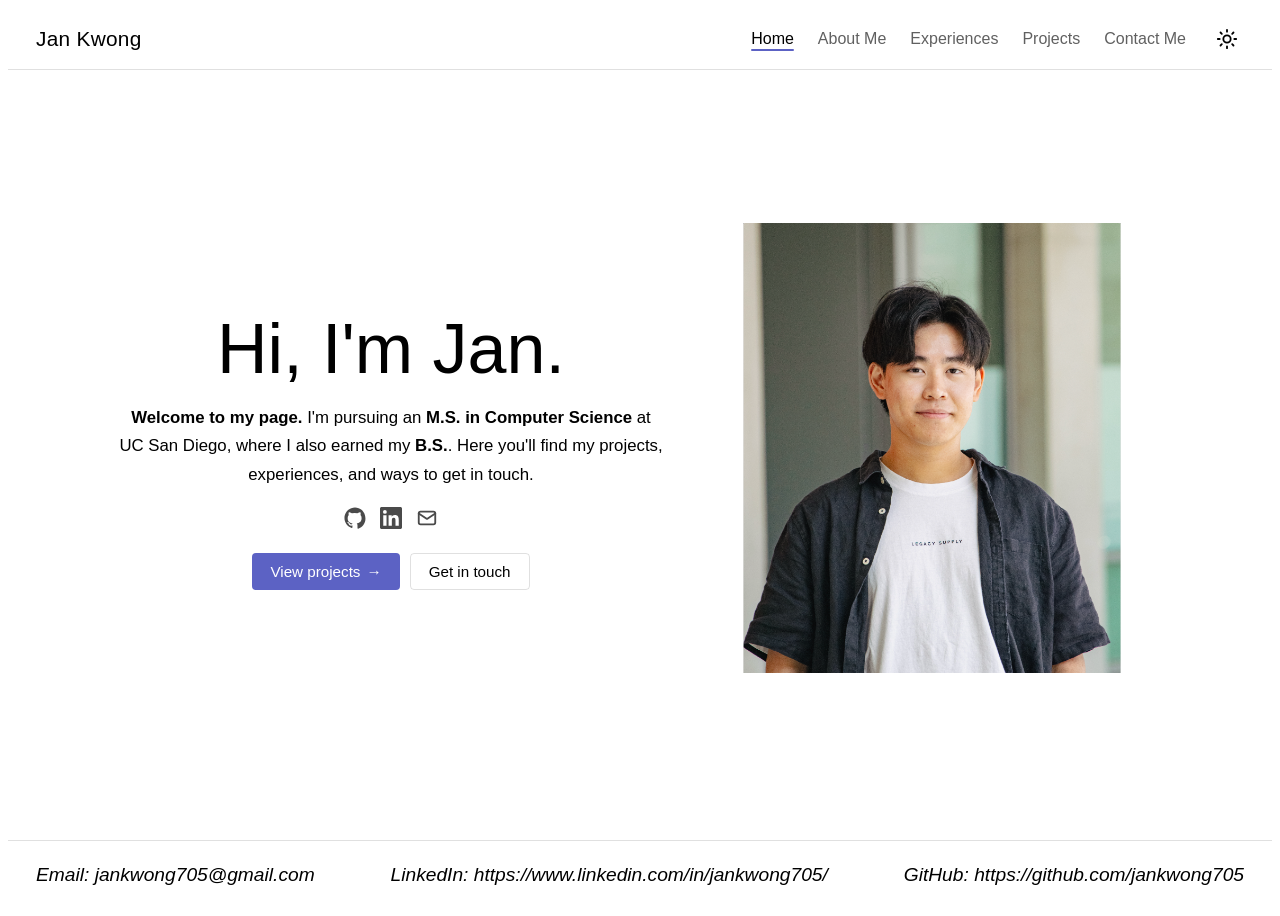
<file: index.html>
<!DOCTYPE html>
<html lang="en">
<head>
    <meta charset="UTF-8">
    <meta name="viewport" content="width=device-width, initial-scale=1.0">
    <title>Jan Kwong</title>
    <link rel="icon" href="icon/icon.svg" type="image/svg+xml">
    <link rel="stylesheet" href="style/styles.css">
</head>
<body>
    <noscript>
        <nav>
            <ul>
                <li><a href="index.html">Home</a></li>
                <li><a href="about.html">About Me</a></li>
                <li><a href="exp.html">Experiences</a></li>
                <li><a href="project.html">Projects</a></li>
                <li><a href="contact.html">Contact Me</a></li>
            </ul>
        </nav>
        <strong><em>JavaScript is disabled in your browser. Please enable it for the full functionality.</em></strong>
    </noscript>
    <site-header></site-header>
    <main>
        <section id="home">
            <welcome-text>
                <h2 class="hero-title">Hi, I'm Jan.</h2>
                <p class="hero-intro"><strong>Welcome to my page.</strong>
                    I'm pursuing an <b>M.S. in Computer Science</b> at UC San Diego, where I also earned my <b>B.S.</b>.
                    Here you'll find my projects, experiences, and ways to get in touch.</p>

                <div class="hero-social">
                    <a href="https://github.com/jankwong705" aria-label="GitHub" target="_blank" rel="noopener">
                        <svg viewBox="0 0 24 24" fill="currentColor" aria-hidden="true"><path d="M12 .5C5.7.5.5 5.7.5 12c0 5.1 3.3 9.4 7.9 10.9.6.1.8-.3.8-.6v-2c-3.2.7-3.9-1.5-3.9-1.5-.5-1.3-1.3-1.7-1.3-1.7-1.1-.7.1-.7.1-.7 1.2.1 1.8 1.2 1.8 1.2 1 .1.8 1.7 2.6 1.3.4-.6.6-1 .8-1.2-2.6-.3-5.3-1.3-5.3-5.8 0-1.3.5-2.3 1.2-3.1-.1-.3-.5-1.5.1-3.1 0 0 1-.3 3.3 1.2a11.5 11.5 0 0 1 6 0c2.3-1.5 3.3-1.2 3.3-1.2.6 1.6.2 2.8.1 3.1.8.8 1.2 1.8 1.2 3.1 0 4.5-2.7 5.5-5.3 5.8.4.4.8 1.1.8 2.2v3.3c0 .3.2.7.8.6 4.6-1.5 7.9-5.8 7.9-10.9C23.5 5.7 18.3.5 12 .5z"/></svg>
                    </a>
                    <a href="https://www.linkedin.com/in/jankwong705/" aria-label="LinkedIn" target="_blank" rel="noopener">
                        <svg viewBox="0 0 24 24" fill="currentColor" aria-hidden="true"><path d="M20.45 20.45h-3.56v-5.57c0-1.33-.02-3.04-1.85-3.04-1.85 0-2.13 1.45-2.13 2.94v5.67H9.35V9h3.42v1.56h.05c.48-.9 1.64-1.85 3.37-1.85 3.6 0 4.27 2.37 4.27 5.45v6.29zM5.34 7.43a2.06 2.06 0 1 1 0-4.13 2.06 2.06 0 0 1 0 4.13zM7.12 20.45H3.56V9h3.56v11.45zM22.22 0H1.77C.79 0 0 .77 0 1.72v20.56C0 23.23.79 24 1.77 24h20.45c.98 0 1.78-.77 1.78-1.72V1.72C24 .77 23.2 0 22.22 0z"/></svg>
                    </a>
                    <a href="mailto:jankwong705@gmail.com" aria-label="Email">
                        <svg viewBox="0 0 24 24" fill="none" stroke="currentColor" stroke-width="2" stroke-linecap="round" stroke-linejoin="round" aria-hidden="true"><rect x="3" y="5" width="18" height="14" rx="2"/><path d="M3 7l9 6 9-6"/></svg>
                    </a>
                </div>

                <div class="hero-cta">
                    <a href="project.html" class="btn btn-primary">View projects <span aria-hidden="true">→</span></a>
                    <a href="contact.html" class="btn btn-secondary">Get in touch</a>
                </div>
            </welcome-text>
            <figure>
                <img src="img/headshot.png" alt="Jan's Profile Picture" id="jan-pic">
            </figure>
        </section>
    </main>
    <site-footer></site-footer>
    <script src="script/layout.js" type="module"></script>
    <script src="script/theme.js" type="module"></script>
</body>
</html>
</file>
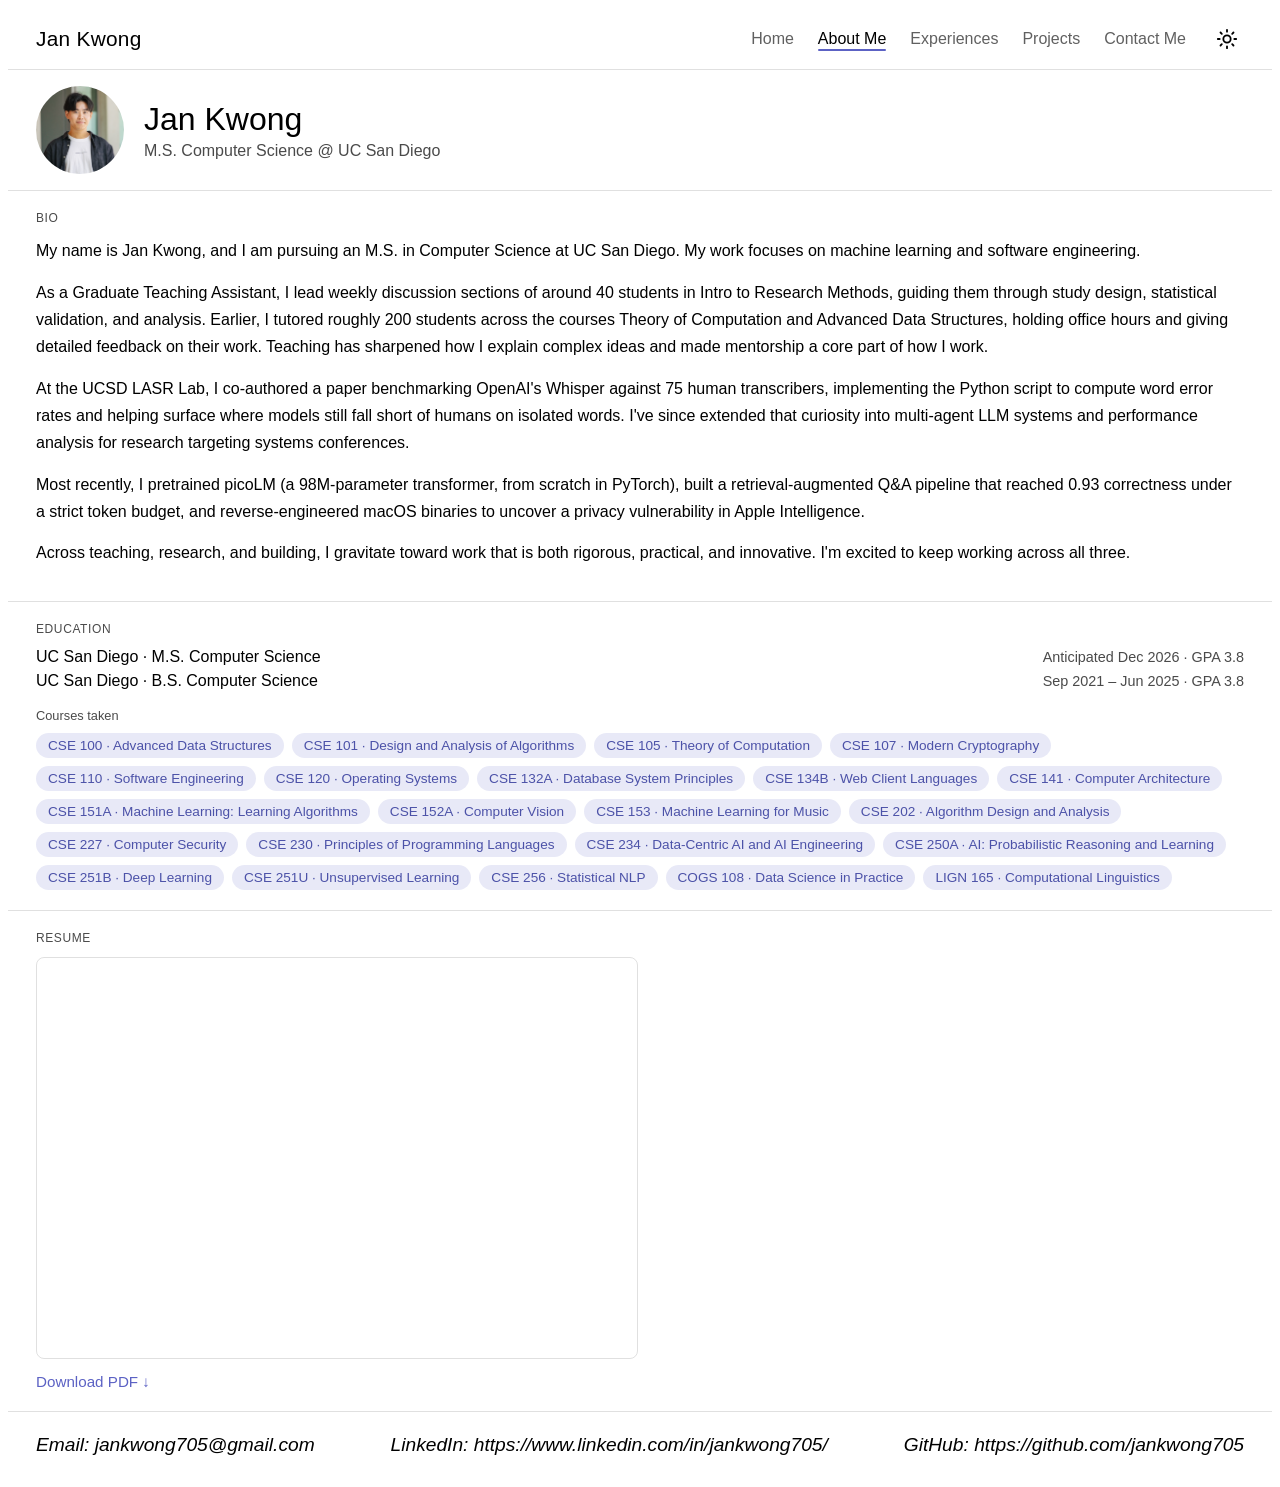
<file: about.html>
<!DOCTYPE html>
<html lang="en">
<head>
    <meta charset="UTF-8">
    <meta name="viewport" content="width=device-width, initial-scale=1.0">
    <title>About Jan</title>
    <link rel="icon" href="icon/icon.svg" type="image/svg+xml">
    <link rel="stylesheet" href="style/styles.css">
</head>
<body>
    <noscript>
        <nav>
            <ul>
                <li><a href="index.html">Home</a></li>
                <li><a href="about.html">About Me</a></li>
                <li><a href="exp.html">Experiences</a></li>
                <li><a href="project.html">Projects</a></li>
                <li><a href="contact.html">Contact Me</a></li>
            </ul>
        </nav>
        <strong><em>JavaScript is <del>enabled</del> <ins>disabled</ins> in your browser. Please enable it for the full functionality.</em></strong>
    </noscript>
    <site-header></site-header>
    <main class="about-page">
        <header class="about-hero">
            <img src="img/headshot.png" alt="Jan's Profile Picture" id="jan-pic">
            <hgroup>
                <h1>Jan Kwong</h1>
                <p class="hero-tagline">M.S. Computer Science @ UC San Diego</p>
            </hgroup>
        </header>

        <section id="bio" class="about-section">
            <div class="section-label">Bio</div>
            <bio>
                <p>My name is Jan Kwong, and I am pursuing an M.S. in Computer Science at UC San Diego.
                    My work focuses on machine learning and software engineering.</p>

                <p>As a Graduate Teaching Assistant, I lead weekly discussion sections of around 40 students in Intro to Research Methods,
                    guiding them through study design, statistical validation, and analysis.
                    Earlier, I tutored roughly 200 students across the courses Theory of Computation and Advanced Data Structures,
                    holding office hours and giving detailed feedback on their work.
                    Teaching has sharpened how I explain complex ideas and made mentorship a core part of how I work.</p>

                <p>At the UCSD LASR Lab, I co-authored a paper benchmarking OpenAI's Whisper against 75 human transcribers,
                    implementing the Python script to compute word error rates and helping surface where models still fall short of humans on isolated words.
                    I've since extended that curiosity into multi-agent LLM systems and performance analysis for research targeting systems conferences.</p>

                <p>Most recently, I pretrained picoLM (a 98M-parameter transformer, from scratch in PyTorch),
                    built a retrieval-augmented Q&amp;A pipeline that reached 0.93 correctness under a strict token budget,
                    and reverse-engineered macOS binaries to uncover a privacy vulnerability in Apple Intelligence.</p>

                <p>Across teaching, research, and building, I gravitate toward work that is both rigorous, practical, and innovative.
                    I'm excited to keep working across all three.
                </p>
            </bio>
        </section>

        <section id="education" class="about-section">
            <div class="section-label">Education</div>
            <div class="edu-list">
                <div class="edu-row">
                    <span class="degree">UC San Diego · M.S. Computer Science</span>
                    <span class="when">Anticipated Dec 2026 · GPA 3.8</span>
                </div>
                <div class="edu-row">
                    <span class="degree">UC San Diego · B.S. Computer Science</span>
                    <span class="when">Sep 2021 – Jun 2025 · GPA 3.8</span>
                </div>
            </div>
            <div class="section-sublabel">Courses taken</div>
            <!-- Script for loading courses -->
            <script src="script/loadCourses.js" type="module"></script>
            <div id="courses" class="course-chips">
                <!-- Course chips are added dynamically through JavaScript -->
            </div>
        </section>

        <section id="resume" class="about-section">
            <div class="section-label">Resume</div>
            <iframe src="resume/resume.pdf" width="600" height="400" title="Jan Kwong's resume"></iframe>
            <p class="resume-download"><a href="resume/resume.pdf" download>Download PDF ↓</a></p>
        </section>
    </main>
    <site-footer></site-footer>
    <script src="script/layout.js" type="module"></script>
    <script src="script/theme.js" type="module"></script>
</body>
</html>
</file>
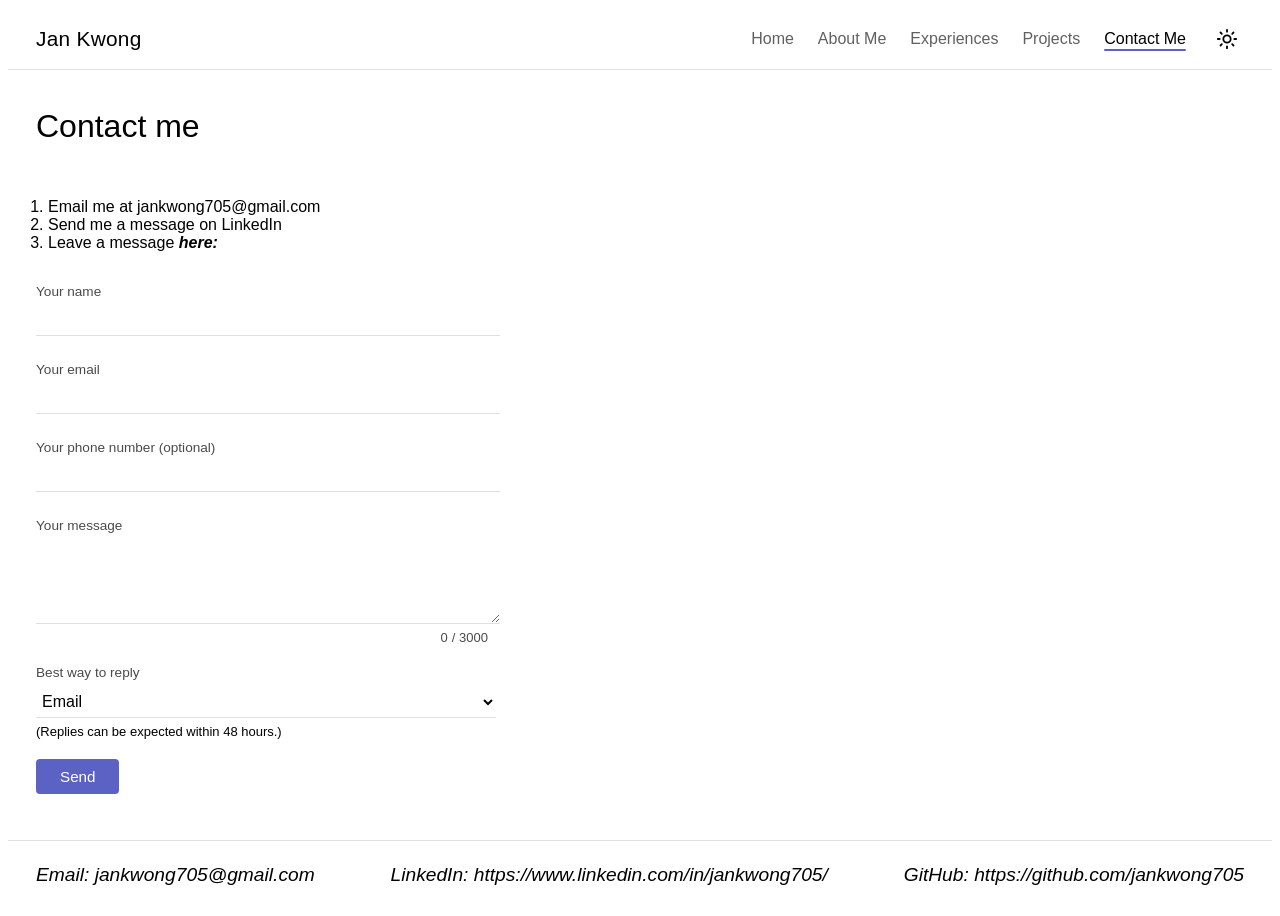
<file: contact.html>
<!DOCTYPE html>
<html lang="en">
<head>
    <meta charset="UTF-8">
    <meta name="viewport" content="width=device-width, initial-scale=1.0">
    <title>Contact Jan Kwong </title>
    <link rel="icon" href="icon/icon.svg" type="image/svg+xml">
    <link rel="stylesheet" href="style/styles.css">
</head>
<body>
    <noscript>
        <nav>
            <ul>
                <li><a href="index.html">Home</a></li>
                <li><a href="about.html">About Me</a></li>
                <li><a href="exp.html">Experiences</a></li>
                <li><a href="project.html">Projects</a></li>
                <li><a href="contact.html">Contact Me</a></li>
            </ul>
        </nav>
        <strong><em>JavaScript is disabled in your browser. Please enable it for the full functionality.</em></strong>
    </noscript>
    <site-header></site-header>
    <main>
        <hgroup id="contact-header" class="page-header">
            <h1>Contact me</h1>
        </hgroup>
        <ol>
            <li>Email me at <a href="mailto:jankwong705@gmail.com">jankwong705@gmail.com</a> </li>
            <li>Send me a message on <a href="https://www.linkedin.com/in/jankwong705/">LinkedIn</a></li>
            <li>Leave a message <em><b>here:</b></em></li>
        </ol>
        <section id="contact">
            <form action="https://formspree.io/f/mzzezzvv" method="POST" id="send-msg" class="contact-form">
                <fieldset>
                    <div class="field">
                        <label for="name" class="contact-label">Your name</label>
                        <input type="text" id="name" name="name" class="contact-field" pattern="[a-zA-Z0-9 ]*" maxlength="200" required>
                        <output class="error-message" id="name-pattern-mismatch"></output>
                    </div>

                    <div class="field">
                        <label for="email" class="contact-label">Your email</label>
                        <input type="email" id="email" name="email" pattern="^[a-zA-Z0-9._%+-]+@[a-zA-Z0-9.-]+\.[a-zA-Z]{2,}$" class="contact-field" maxlength="200" required>
                        <output class="error-message" id="email-pattern-mismatch"></output>
                    </div>

                    <div class="field">
                        <label for="number" class="contact-label">Your phone number (optional)</label>
                        <input type="text" id="number" name="number" class="contact-field" pattern="^[0-9]+$" minlength="10" maxlength="10">
                        <output class="error-message" id="num-pattern-mismatch"></output>
                    </div>

                    <div class="field">
                        <label for="message" class="contact-label">Your message</label>
                        <textarea id="message" name="message" rows="4" class="contact-field" minlength="3" maxlength="3000" pattern="[a-zA-Z0-9 .,!?']*" required></textarea>
                        <div class="char-counter">
                            <output class="info" id="char-count">0</output>
                            <output class="info" id="total-char">/ 3000</output>
                            <output class="error-message" id="full-char"></output>
                            <output class="error-message" id="message-error"></output>
                        </div>
                    </div>

                    <div class="field">
                        <label for="contact-back" id="ask-reply" class="contact-label">Best way to reply</label>
                        <select id="contact-back" name="contact-back" class="contact-field">
                            <optgroup label="Contact Means">
                                <option value="email-back">Email</option>
                                <option value="call-back">Phone Number</option>
                                <option value="no-need">No need to contact me</option>
                            </optgroup>
                        </select>
                        <output class="info" id="reply-soon">(Replies can be expected within 48 hours.)</output>
                    </div>

                    <input type="hidden" id="possible-bot" name="possible-bot" value="false">
                    <input type="hidden" name="form-errors" id="form-errors">

                    <button type="submit" id="msg-button">Send</button>
                </fieldset>
            </form>
            <!-- Preventing bots from submitting forms -->
            <script type="module">
                document.getElementById("send-msg").addEventListener("submit", (event) => {
                  if (document.getElementById("possible-bot").value !== "false") {
                      event.preventDefault();
                      console.log("Possible bot.");
                  }
                });
            </script>
        </section>
        <br>
    </main>
    <site-footer></site-footer>
    <script src="script/formValid.js" type="module"></script>
    <script src="script/layout.js" type="module"></script>
    <script src="script/theme.js" type="module"></script>
</body>
</html>
</file>
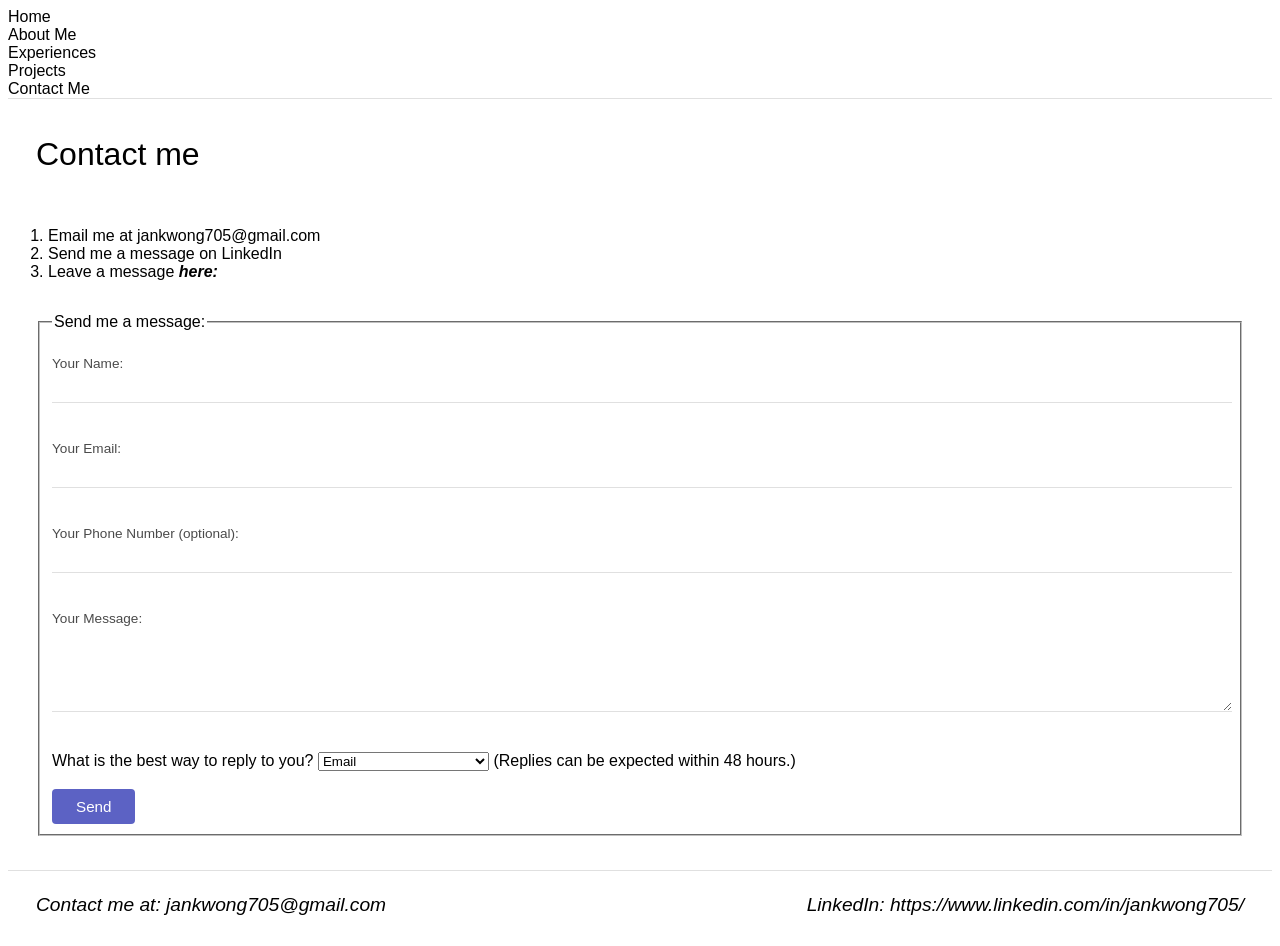
<file: form-no-js.html>
<!DOCTYPE html>
<html lang="en">
<head>
    <meta charset="UTF-8">
    <meta name="viewport" content="width=device-width, initial-scale=1.0">
    <title>Contact Jan Kwong </title>
    <link rel="icon" href="../icon/icon.svg" type="image/svg+xml">
    <link rel="stylesheet" href="../style/styles.css">
</head>

<body>
    <noscript>
        <strong><em>JavaScript is disabled in your browser. Please enable it for the full functionality.</em></strong>
    </noscript>
    <header>
        <nav>
            <ul>
                <li><a href="index.html">Home</a></li>
                <li><a href="about.html">About Me</a></li>
                <li><a href="exp.html">Experiences</a></li>
                <li><a href="project.html">Projects</a></li>
                <li><a href="contact.html">Contact Me</a></li>
            </ul>
        </nav>
    </header>
    <hr>
    <main>
        <hgroup id="contact-header" class="page-header">
            <h1>Contact me</h1>
        </hgroup>
        <ol>
            <li>Email me at <a href="mailto:jankwong705@gmail.com">jankwong705@gmail.com</a> </li>
            <li>Send me a message on <a href="https://www.linkedin.com/in/jankwong705/">LinkedIn</a></li>
            <li>Leave a message <em><b>here:</b></em></li>
        </ol>
        <section id="contact">
            <form action="https://httpbin.org/post" method="POST" id="send-msg">
                <fieldset>
                    <legend id="send-msg-part">Send me a message:</legend>
                    <br>
                    <label for="name" class="contact-label">Your Name:</label>
                    <input type="text" id="name" name="name" class="contact-field" pattern="[a-zA-Z0-9 .,!?']*" maxlength="200" required>
                    <br>
                    <output class="error-message" id="name-pattern-mismatch"></output>
                    
                    <br><br>
                    
                    <label for="email" class="contact-label">Your Email:</label>
                    <input type="email" id="email" name="email" pattern="^[a-zA-Z0-9._%+-]+@[a-zA-Z0-9.-]+\.[a-zA-Z]{2,}$" class="contact-field" maxlength="200" required>
                    <br>
                    <output class="error-message" id="email-pattern-mismatch"></output>

                    <br><br>

                    <label for="number" class="contact-label">Your Phone Number (optional):</label>
                    <input type="text" id="number" name="number" class="contact-field" pattern="^[0-9]+$" minlength="10" maxlength="10">
                    <br>
                    <output class="error-message" id="num-pattern-mismatch"></output>

                    <br><br>
                
                    <label for="message" class="contact-label">Your Message:</label> <br>
                    <textarea id="message" name="message" rows="4" cols="50" class="contact-field" minlength="3" maxlength="3000" pattern="[a-zA-Z0-9 .,!?']*" required></textarea> 
                    <br>
                    <output class="error-message" id="message-empty-error"></output>

                    <br><br>

                    <label for="contact-back" id="ask-reply">What is the best way to reply to you?</label>
                    <select id="contact-back" name="contact-back">
                        <optgroup label="Contact Means">
                        <option value="email-back">Email</option>
                        <option value="call-back">Phone Number</option>
                        <option value="no-need">No need to contact me</option>
                        </optgroup>
                    </select>
                    <output class="info-reply" id="reply-soon">(Replies can be expected within 48 hours.)</output>

                    <br><br>

                    <input type="hidden" id="possible_bot" name="possible_bot" value="true">

                    <button type="submit" id="msg-button">Send</button>
                    <br>
                </fieldset>
            </form>
        </section>
        <br>
    </main>
    <hr>
    <footer>
        <address>Contact me at: <a href="mailto:jankwong705@gmail.com">jankwong705@gmail.com</a></address>
        <address>LinkedIn: <a href="https://www.linkedin.com/in/jankwong705/">https://www.linkedin.com/in/jankwong705/</a></address>
    </footer>
</body>
</html>
</file>
<file: style/styles.css>
:root {
    --font-primary: "Helevetica", sans-serif;
    --standard-gap: 1rem;
    --frame-color: #ffffff;
    --button-color: color-mix(in display-p3, white 90%, black 10%);
    --input-color: color-mix(in display-p3, white 60%, black 40%);
    --dark-mode: #141535be;
    --light-mode: #5c62c4;
    --accent-btn: #5c62c4;
    --accent-chip-text: #4c52a8;
    --card-text: #333;
    --muted: #4a4a4a;
    --hairline: rgba(0, 0, 0, 0.12);
    --card-hover: rgba(0, 0, 0, 0.03);
    --danger: #d64545;
    --side-pad: 1.75rem;
   }

/* Dark theme: override the variables above; every consumer updates for free. */
body.dark-mode {
    --card-text: #ffffff;
    --muted: #9aa0bd;
    --hairline: rgba(255, 255, 255, 0.14);
    --card-hover: rgba(255, 255, 255, 0.05);
    --danger: #ff6b6b;
    --light-mode: #8b90e8;
    --accent-btn: #6f74d8;
    --accent-chip-text: #a9adf0;
}
   
* {
    font-family: var(--font-primary, system-ui);
}

/* Phones */
@media (max-width: 768px) {
    * {
        text-align: center !important;
    }
    .page-header {
        font-size: x-large !important;
    }
    address {
        text-align: left !important;
    }
    .site-nav {
        justify-content: center;
        gap: 0.75rem 1.25rem;
    }
    nav ul li {
        font-size: large;
    }
    img, video, iframe {
        max-height: 60vh !important;
        max-width: 70vw !important;
    }
    #resume iframe {
        margin: 0 auto;
    }
    .hero-social, .hero-cta {
        justify-content: center;
    }
    .hero-intro {
        margin-left: auto;
        margin-right: auto;
    }
    #food-pic {
        flex-direction: column !important;
        align-items: center !important; 
    }
    figcaption pre {
        word-wrap: break-word !important;
        text-align: center;
        white-space: normal;
    }
    video:hover, img:hover, #msg-button:hover {
        transition: none !important;
        transform: none !important;
    }
    info-card:hover {
        transition: none !important;
        transform: none !important;
    }
    video:not(:hover), img:not(:hover), #msg-button:not(:hover), info-card:not(:hover){
        transition: none !important;
        transform: none !important;
    }
    .contact-label {
        font-size: large !important;
    }
    #msg-button, #contact-back {
        font-size: 15px;
        font-weight: 300;
        min-width: 80dvw;
        font-size: large !important;
    }
    fieldset {
        align-items: center !important;
    }
}

/* Tablets */
@media (min-width: 768px) and (max-width: 1200px) {
    .page-header {
        font-size: x-large !important;
    }
    address {
        font-size: larger !important;
        font-weight: 300 !important;
    }
    nav ul li {
        font-size: larger !important;
    }
    img, video, iframe {
        max-height: 60dvh;
        max-width: 70dvw;
    }
    .contact-label {
        font-size: large !important;
    }
    #msg-button, #contact-back {
        font-size: 15px;
        font-weight: 300;
        min-width: 60dvw;
        font-size: large !important;
    }
}

footer {
    display: flex;
    justify-content: space-between;
    align-items: center;
    gap: 0.5rem 1.5rem;
    flex-wrap: wrap;
    padding: 1.4rem var(--side-pad);
    font-size: larger;
}

address {
    font-weight: 300;
    margin: 0;
}

footer address:first-child {
    text-align: left;
}

footer address:nth-child(2) {
    text-align: center;
}

footer address:last-child {
    text-align: right;
}

/* Full-width divider (auto margins would collapse a default <hr> in flex column). */
hr {
    width: 100%;
    height: 0;
    border: none;
    border-top: 1px solid var(--hairline);
    margin: 0;
    transition: border-color 0.5s ease-in-out;
}
h1, h2 {
    font-weight: 500;
    animation: fade 1.5s ease-in-out;
}

a {
    color: black;
    text-decoration: none;
    transition: color 0.5s ease-in-out;
}

a:visited {
    color: black; 
}

.page-header {
    padding: var(--standard-gap) var(--side-pad);
}

/* Animations, Transitions, and Transforms */
@keyframes fade {
    from {
        opacity: 0;
    }
    to {
        opacity: 1;
    }
}

img, video, iframe {
    max-height: 50dvh;
    max-width: 90dvw;
}

video:hover, img:hover, #msg-button:hover {
    transition: transform 0.5s ease-in-out;
    transform: scale(1.1);
}
video:not(:hover), img:not(:hover), #msg-button:not(:hover) {
    transition: transform 0.5s ease-in-out !important;
    transform: scale(1);
}

/* Navigation Bar — slim top bar (name left, links right) */

/* The <site-header>/<site-footer> wrappers shouldn't create boxes, so their
   children flow as direct children of <body> (needed for sticky to work). */
site-header, site-footer {
    display: contents;
}

nav ul {
    list-style: none;
    margin: 0;
    padding: 0;
}

.site-nav {
    position: sticky;
    top: 0;
    z-index: 100;
    display: flex;
    align-items: center;
    justify-content: space-between;
    gap: 1.5rem;
    flex-wrap: wrap;
    padding: 0.85rem var(--side-pad);
    background-color: var(--frame-color);
    border-bottom: 1px solid var(--hairline);
    animation: fade 1.5s ease-in-out;
    transition: background-color 0.5s ease-in-out, border-color 0.5s ease-in-out;
}

.site-nav .brand {
    font-size: 1.3rem;
    font-weight: 500;
    letter-spacing: 0.3px;
    color: inherit;
}

.site-nav nav {
    display: flex;
    align-items: center;
    gap: 1.5rem;
    flex-wrap: wrap;
}

.site-nav ul {
    position: relative;
    display: flex;
    align-items: center;
    gap: 1.5rem;
    flex-wrap: wrap;
}

.site-nav li a {
    color: inherit;
    opacity: 0.62;
    padding-bottom: 4px;
    transition: opacity 0.2s ease, color 0.5s ease-in-out;
}

.site-nav li a:hover,
.site-nav li a.active {
    opacity: 1;
}

/* Single underline that slides to the hovered tab (JS in layout.js). */
.nav-indicator {
    position: absolute;
    left: 0;
    top: 0;
    width: 0;
    height: 2px;
    background-color: var(--light-mode);
    border-radius: 1px;
    pointer-events: none;
    transition: left 0.25s ease, width 0.25s ease, top 0.25s ease;
}

a {
    text-decoration: none;
}

/* Light-dark toggle — sun/moon icon button */
.theme-toggle {
    display: inline-flex;
    align-items: center;
    justify-content: center;
    padding: 6px;
    background: none;
    border: none;
    border-radius: 50%;
    color: inherit;
    cursor: pointer;
    transition: background-color 0.2s ease, transform 0.2s ease;
}

.theme-toggle:hover {
    background-color: rgba(0, 0, 0, 0.06);
    transform: rotate(12deg);
}

body.dark-mode .theme-toggle:hover {
    background-color: rgba(255, 255, 255, 0.12);
}

.theme-toggle svg {
    width: 22px;
    height: 22px;
    display: block;
}

/* Show the icon for the current mode: sun in light, moon in dark. */
.theme-toggle .icon-moon {
    display: none;
}

body.dark-mode .theme-toggle .icon-sun {
    display: none;
}

body.dark-mode .theme-toggle .icon-moon {
    display: block;
}

/* Transition on the base selector so BOTH light->dark and dark->light animate. */
body {
    background-color: var(--frame-color);
    transition: background-color 0.5s ease-in-out, color 0.5s ease-in-out;
    min-height: 100vh;
    display: flex;
    flex-direction: column;
}

/* Let main grow so the footer rests at the bottom on short pages (no gap below it). */
main {
    flex: 1 0 auto;
}

body.dark-mode {
    background-color: #151728;
    color: #ffffff;
}

/* Sticky bar needs a solid, mode-aware background so content scrolls under it. */
body.dark-mode .site-nav {
    background-color: #151728;
}

body.dark-mode a {
    color: white !important;
}

/* Sections */
#home {
    display: flex;
    padding: var(--standard-gap, 1rem);
    animation: fade 1.5s ease-out;
}

/* Home page blurb */
welcome-text {
    font-size: x-large;
}

#home {
    justify-content: center;
    align-items: center;
    text-align: center;
    flex-wrap: wrap;
    gap: 2.5rem;
    min-height: 72vh;
    padding-top: 3.5rem;
    padding-bottom: 2rem;
}

.hero-title {
    font-size: clamp(2.5rem, 8vw, 70px);
    line-height: 1.1;
    margin: 0;
}

.hero-intro {
    font-size: 1.05rem;
    line-height: 1.7;
    max-width: 34rem;
    margin: 1rem auto 0;
}

.hero-social {
    display: flex;
    justify-content: center;
    gap: 14px;
    margin-top: 1.1rem;
}

.hero-social a {
    display: inline-flex;
    color: var(--muted);
    transition: color 0.2s ease;
}

.hero-social a:hover {
    color: var(--light-mode) !important;
}

.hero-social svg {
    width: 22px;
    height: 22px;
}

.hero-cta {
    display: flex;
    justify-content: center;
    gap: 10px;
    margin-top: 1.5rem;
    flex-wrap: wrap;
}

.btn {
    display: inline-flex;
    align-items: center;
    gap: 6px;
    padding: 9px 18px;
    border-radius: 4px;
    font-size: 0.95rem;
    font-weight: 500;
    transition: filter 0.2s ease, background-color 0.2s ease;
}

.btn-primary {
    background-color: var(--accent-btn);
    color: #fff !important;
}

.btn-primary:hover {
    filter: brightness(0.92);
}

.btn-secondary {
    border: 1px solid var(--hairline);
    color: inherit;
}

.btn-secondary:hover {
    background-color: var(--card-hover);
}

/* ---- About page ---- */
.about-page {
    width: 100%;
    text-align: left;
}

.about-hero {
    display: flex;
    align-items: center;
    gap: 1.25rem;
    flex-wrap: wrap;
    padding: var(--standard-gap) var(--side-pad);
    animation: fade 1.5s ease-in-out;
}

.about-hero #jan-pic {
    width: 88px;
    height: 88px;
    border-radius: 50%;
    object-fit: cover;
    flex-shrink: 0;
}

.about-hero h1 {
    margin: 0;
}

.hero-tagline {
    margin: 0.25rem 0 0;
    color: var(--muted);
    font-weight: 300;
}

.about-section {
    padding: 1.25rem var(--side-pad);
    border-top: 1px solid var(--hairline);
    animation: fade 1.5s ease-in-out;
}

.section-label {
    font-size: 0.75rem;
    letter-spacing: 0.6px;
    text-transform: uppercase;
    color: var(--muted);
    margin-bottom: 0.75rem;
}

.section-sublabel {
    font-size: 0.8rem;
    color: var(--muted);
    margin: 1.1rem 0 0.6rem;
}

#bio bio p {
    line-height: 1.7;
    margin: 0 0 0.9rem;
}

.edu-list {
    display: flex;
    flex-direction: column;
    gap: 0.4rem;
}

.edu-row {
    display: flex;
    justify-content: space-between;
    align-items: baseline;
    gap: 1rem;
    flex-wrap: wrap;
}

.edu-row .degree {
    font-weight: 500;
}

.edu-row .when {
    color: var(--muted);
    font-size: 0.9rem;
}

.course-chips {
    display: flex;
    flex-wrap: wrap;
    gap: 8px;
}

.course-chip {
    background: color-mix(in srgb, var(--light-mode) 14%, transparent);
    color: var(--accent-chip-text);
    font-size: 0.85rem;
    padding: 5px 12px;
    border-radius: 20px;
}

#resume iframe {
    display: block;
    width: 600px;
    max-width: 100%;
    height: 400px;
    border: 1px solid var(--hairline);
    border-radius: 8px;
}

.resume-download {
    margin: 0.9rem 0 0;
}

.resume-download a {
    color: var(--light-mode);
    font-size: 0.95rem;
}

body.dark-mode .resume-download a {
    color: var(--light-mode) !important;
}

/* Pictures of hobbies */
#hobbies {
    padding: var(--standard-gap, 1rem);
}

#food-pic {
    display: flex;
    justify-content: space-evenly;
    align-items: flex-end; 
    flex-wrap: wrap;
}
figcaption pre{
    text-align: center;
}

/* Experiences & Projects — flat, hairline-separated list (matches the header) */
#card-container {
    border-bottom: 1px solid var(--hairline);
    overflow-x: clip;
}

info-card {
    display: block;
    position: relative;
    padding: 1.4rem var(--side-pad);
    border-top: 1px solid var(--hairline);
    text-align: left;
    animation: fade 1.5s ease-in-out;
    transition: background-color 0.2s ease, transform 0.2s ease;
}

info-card:hover {
    background-color: var(--card-hover);
    transform: scale(1.01);
    z-index: 1;
}

.card-title {
    font-size: 1.15rem;
    font-weight: 500;
    margin: 0 0 0.3rem;
    transition: color 0.2s ease;
}

.card-meta {
    font-size: 0.9rem;
    color: var(--muted);
    margin: 0 0 0.7rem;
}

.card-employer,
.card-link {
    color: var(--light-mode);
}

body.dark-mode .card-employer,
body.dark-mode .card-link {
    color: var(--light-mode) !important;
}

/* Details disclosure with a rotating chevron in the accent color */
.card-details summary {
    list-style: none;
    width: fit-content;
    cursor: pointer;
    user-select: none;
    font-size: 0.95rem;
    color: var(--light-mode);
}

.card-details summary::-webkit-details-marker {
    display: none;
}

.card-details summary::before {
    content: "\203A";
    display: inline-block;
    margin-right: 8px;
    font-weight: 700;
    transition: transform 0.2s ease;
}

.card-details[open] summary::before {
    transform: rotate(90deg);
}

.card-details ul {
    margin: 0.75rem 0 0;
    padding-left: 1.2rem;
    line-height: 1.6;
    color: var(--card-text);
}

.card-link {
    display: inline-block;
    margin-top: 0.75rem;
    font-size: 0.95rem;
    word-break: break-word;
}

.card-pic {
    display: block;
    max-width: 450px;
    max-height: 300px;
    height: auto;
    border-radius: 8px;
    margin-top: 0.9rem;
}

img.card-pic:hover {
    transition: none !important;
    transform: none !important;
}

/* Contact — flat form with underline fields (matches the header/cards) */
#contact {
    animation: fade 1.5s ease-in-out;
    padding: var(--standard-gap) var(--side-pad);
}

.contact-form fieldset {
    border: none;
    margin: 0;
    padding: 0;
    display: flex;
    flex-direction: column;
    gap: 1.25rem;
    max-width: 460px;
}

.field {
    display: flex;
    flex-direction: column;
    gap: 6px;
}

.contact-label {
    font-size: 0.85rem;
    color: var(--muted);
    transition: color 0.2s ease;
}

.field:focus-within .contact-label {
    color: var(--light-mode);
}

.contact-field {
    width: 100%;
    border: none;
    border-bottom: 1px solid var(--hairline);
    border-radius: 0;
    background: transparent;
    padding: 6px 2px;
    font-size: 1rem;
    color: inherit;
    transition: border-color 0.2s ease;
}

.contact-field:focus {
    outline: none;
    border-bottom: 2px solid var(--light-mode);
}

textarea.contact-field {
    resize: vertical;
}

.contact-field:user-invalid {
    border-bottom-color: var(--danger);
}

.char-counter {
    display: flex;
    justify-content: flex-end;
    align-items: center;
    gap: 4px;
    font-size: 0.75rem;
    color: var(--muted);
}

.error-message, .info {
    font-size: small;
}

.error-message {
    color: var(--danger);
    font-weight: 500;
}

#full-char {
    color: var(--danger);
    font-weight: bold;
}

#msg-button {
    align-self: flex-start;
    padding: 9px 24px;
    border: none;
    border-radius: 4px;
    background-color: var(--accent-btn);
    color: #fff;
    font-size: 0.95rem;
    font-weight: 500;
    cursor: pointer;
    transition: filter 0.2s ease;
}

#msg-button:hover {
    filter: brightness(0.92);
}
</file>
